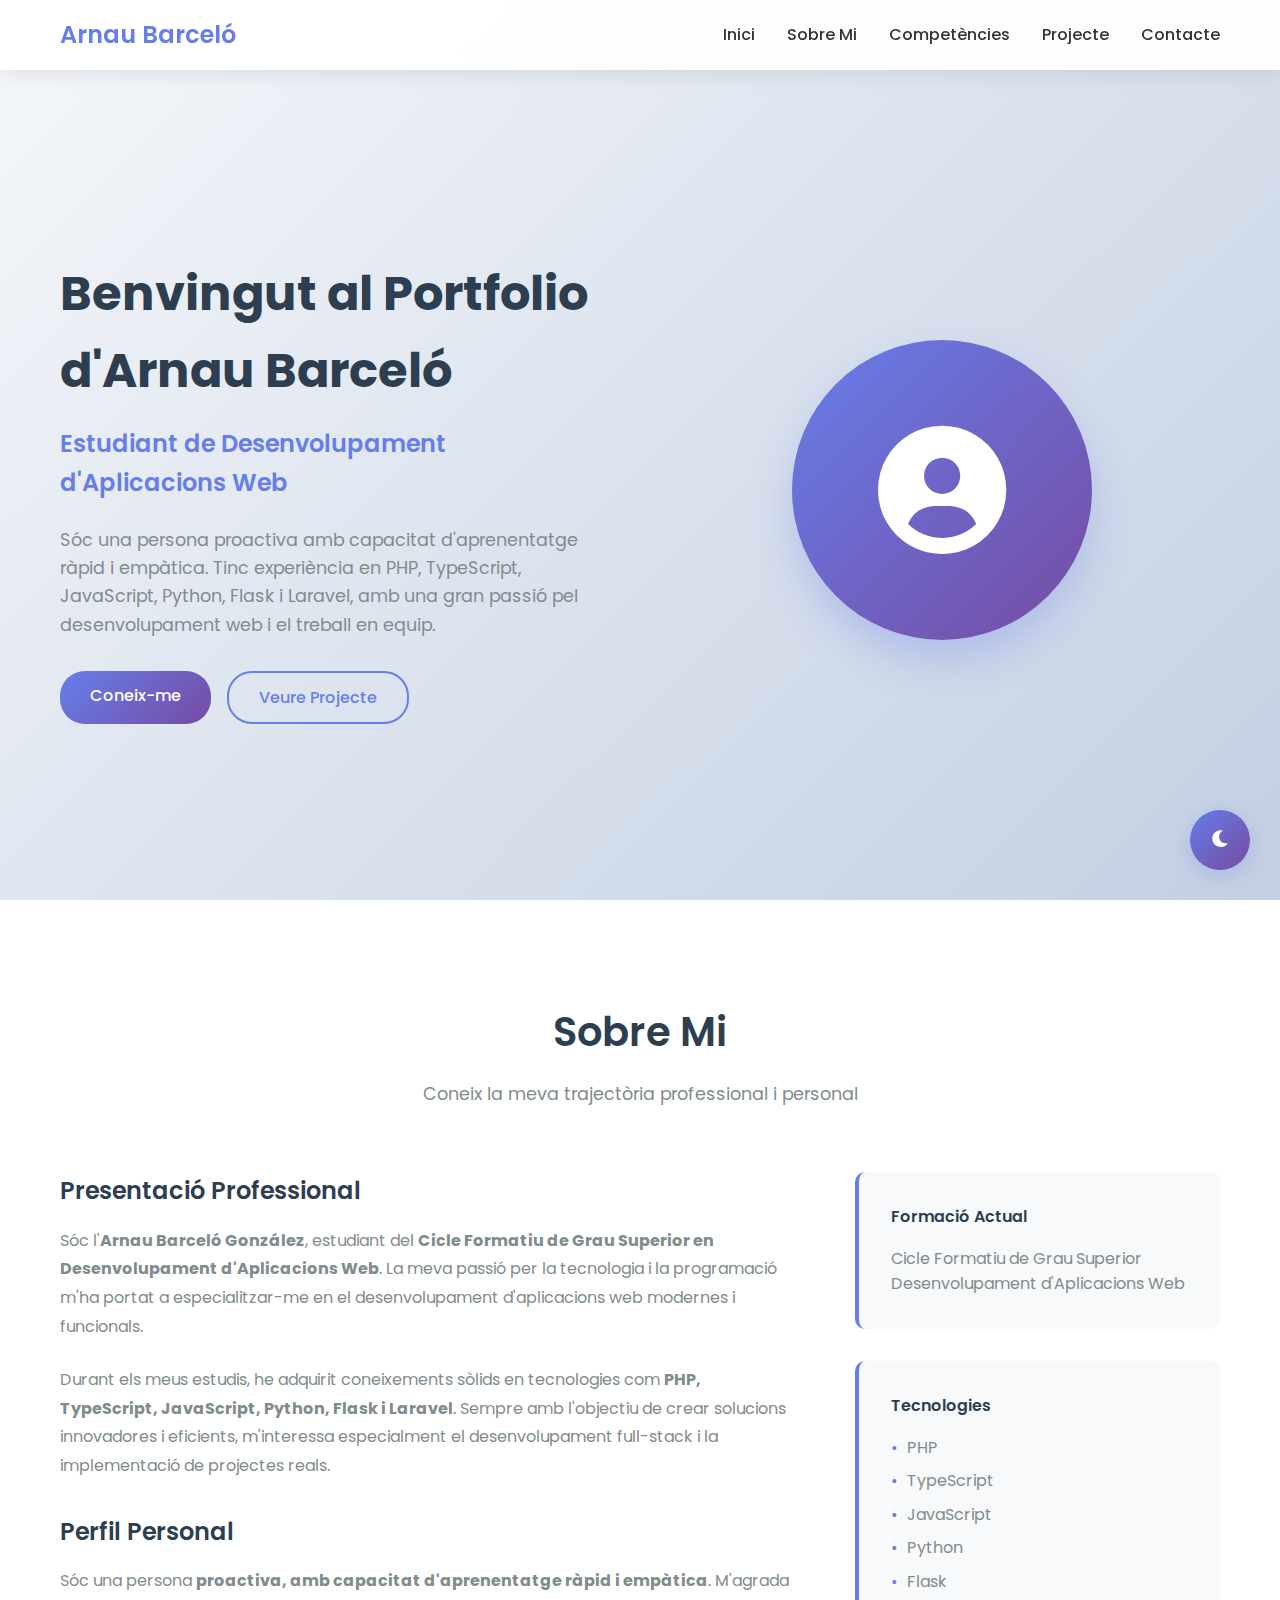
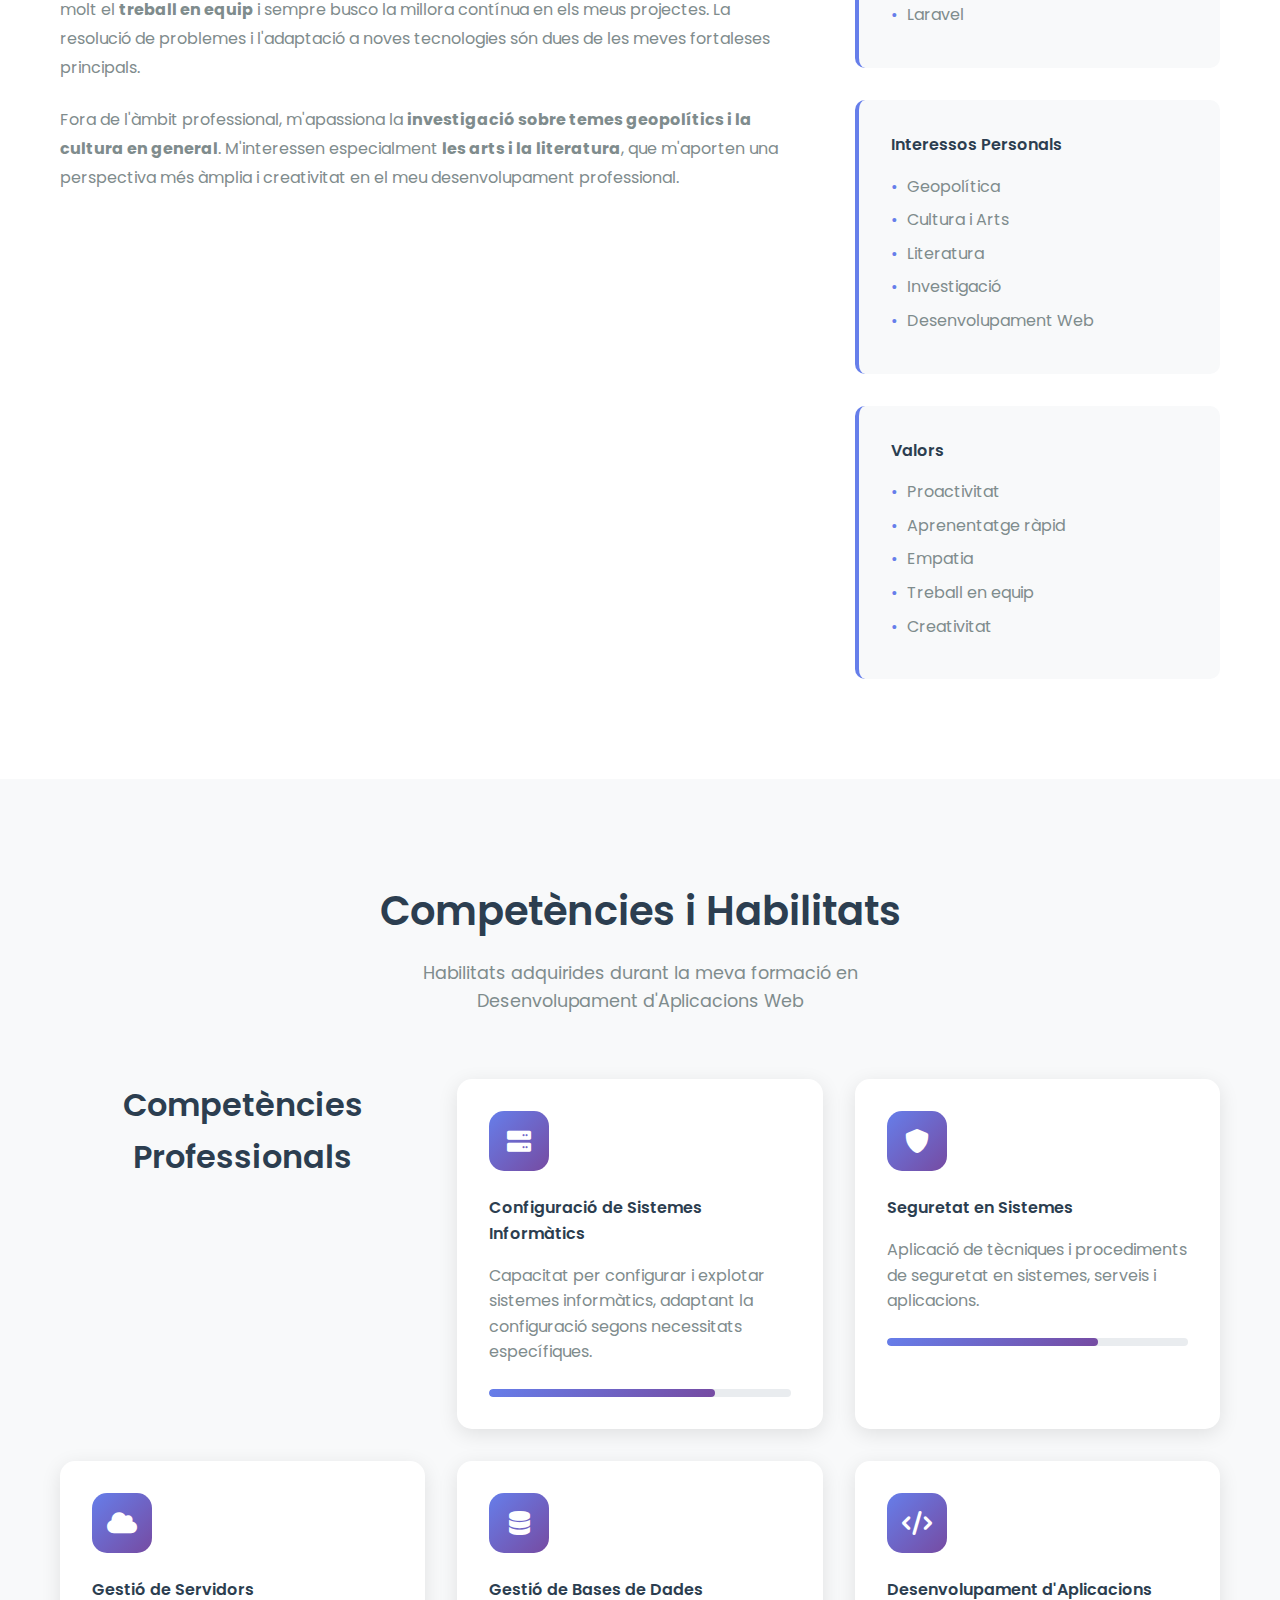
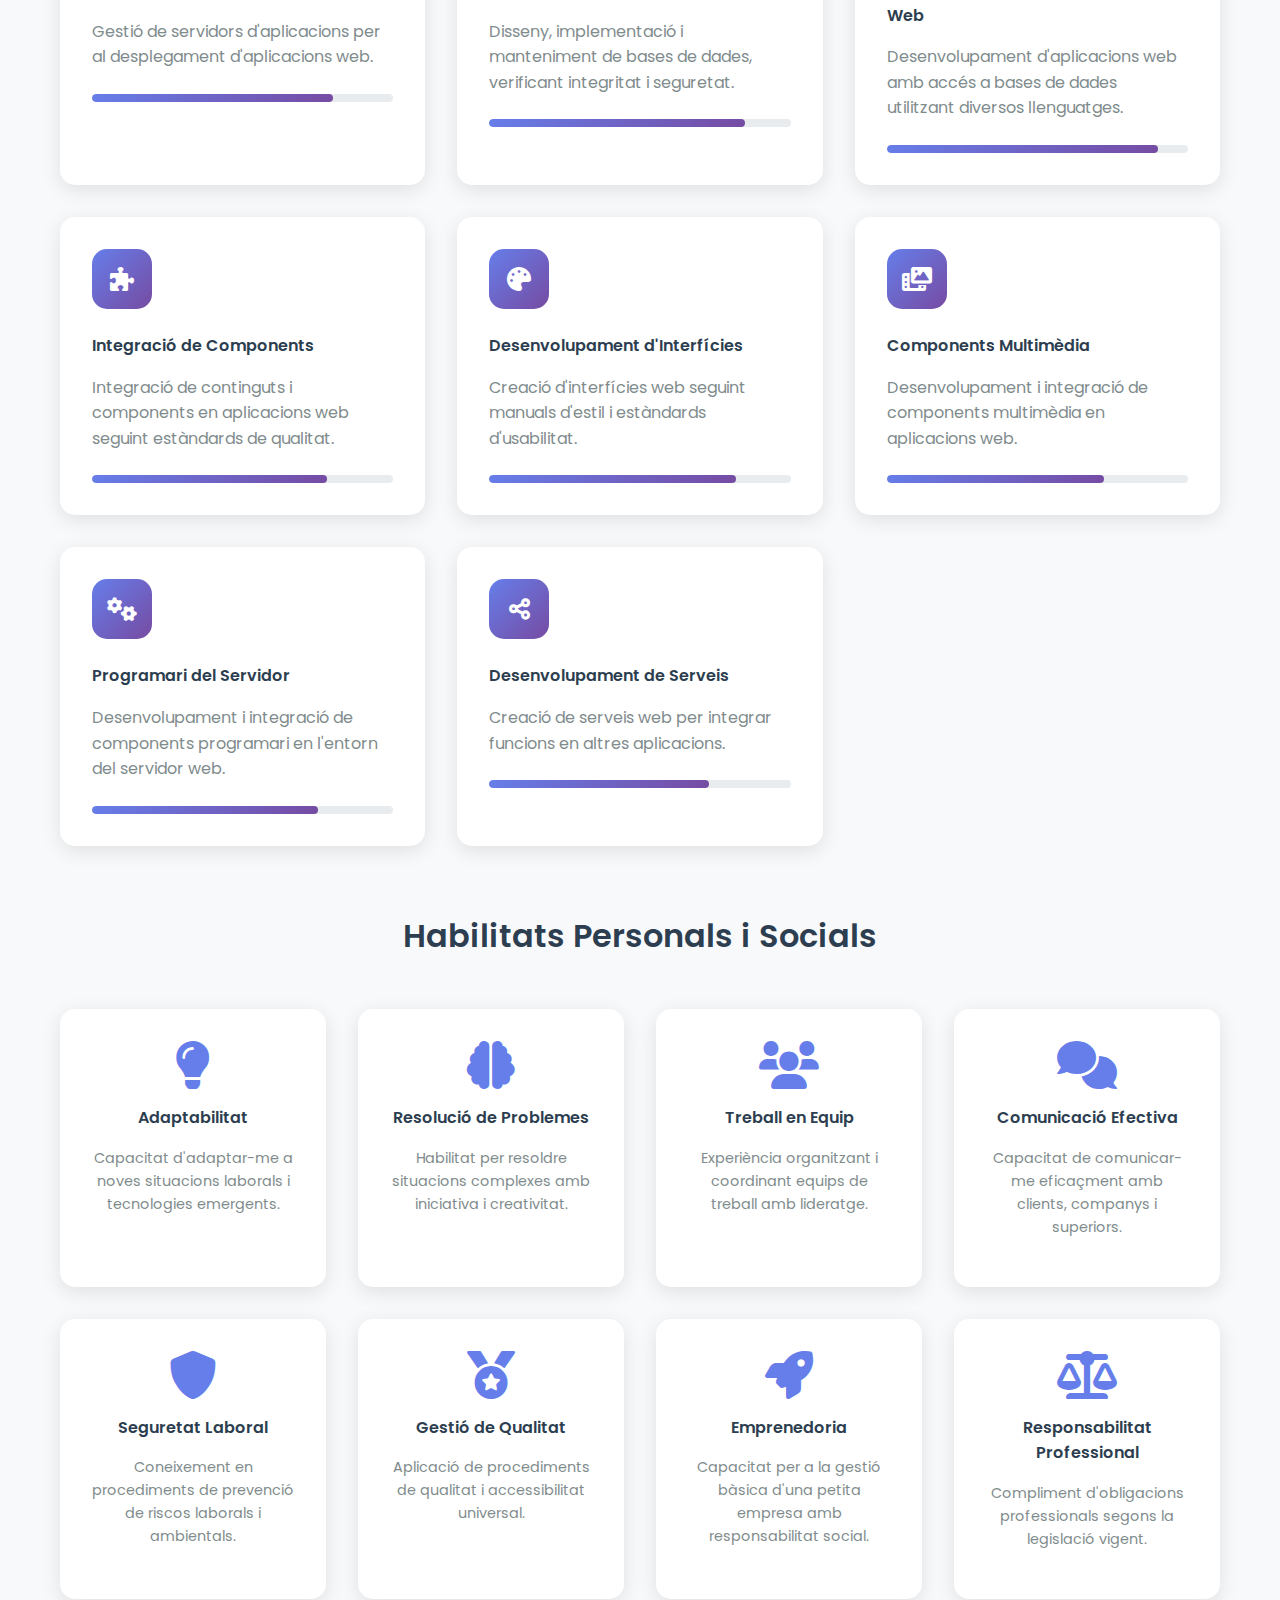
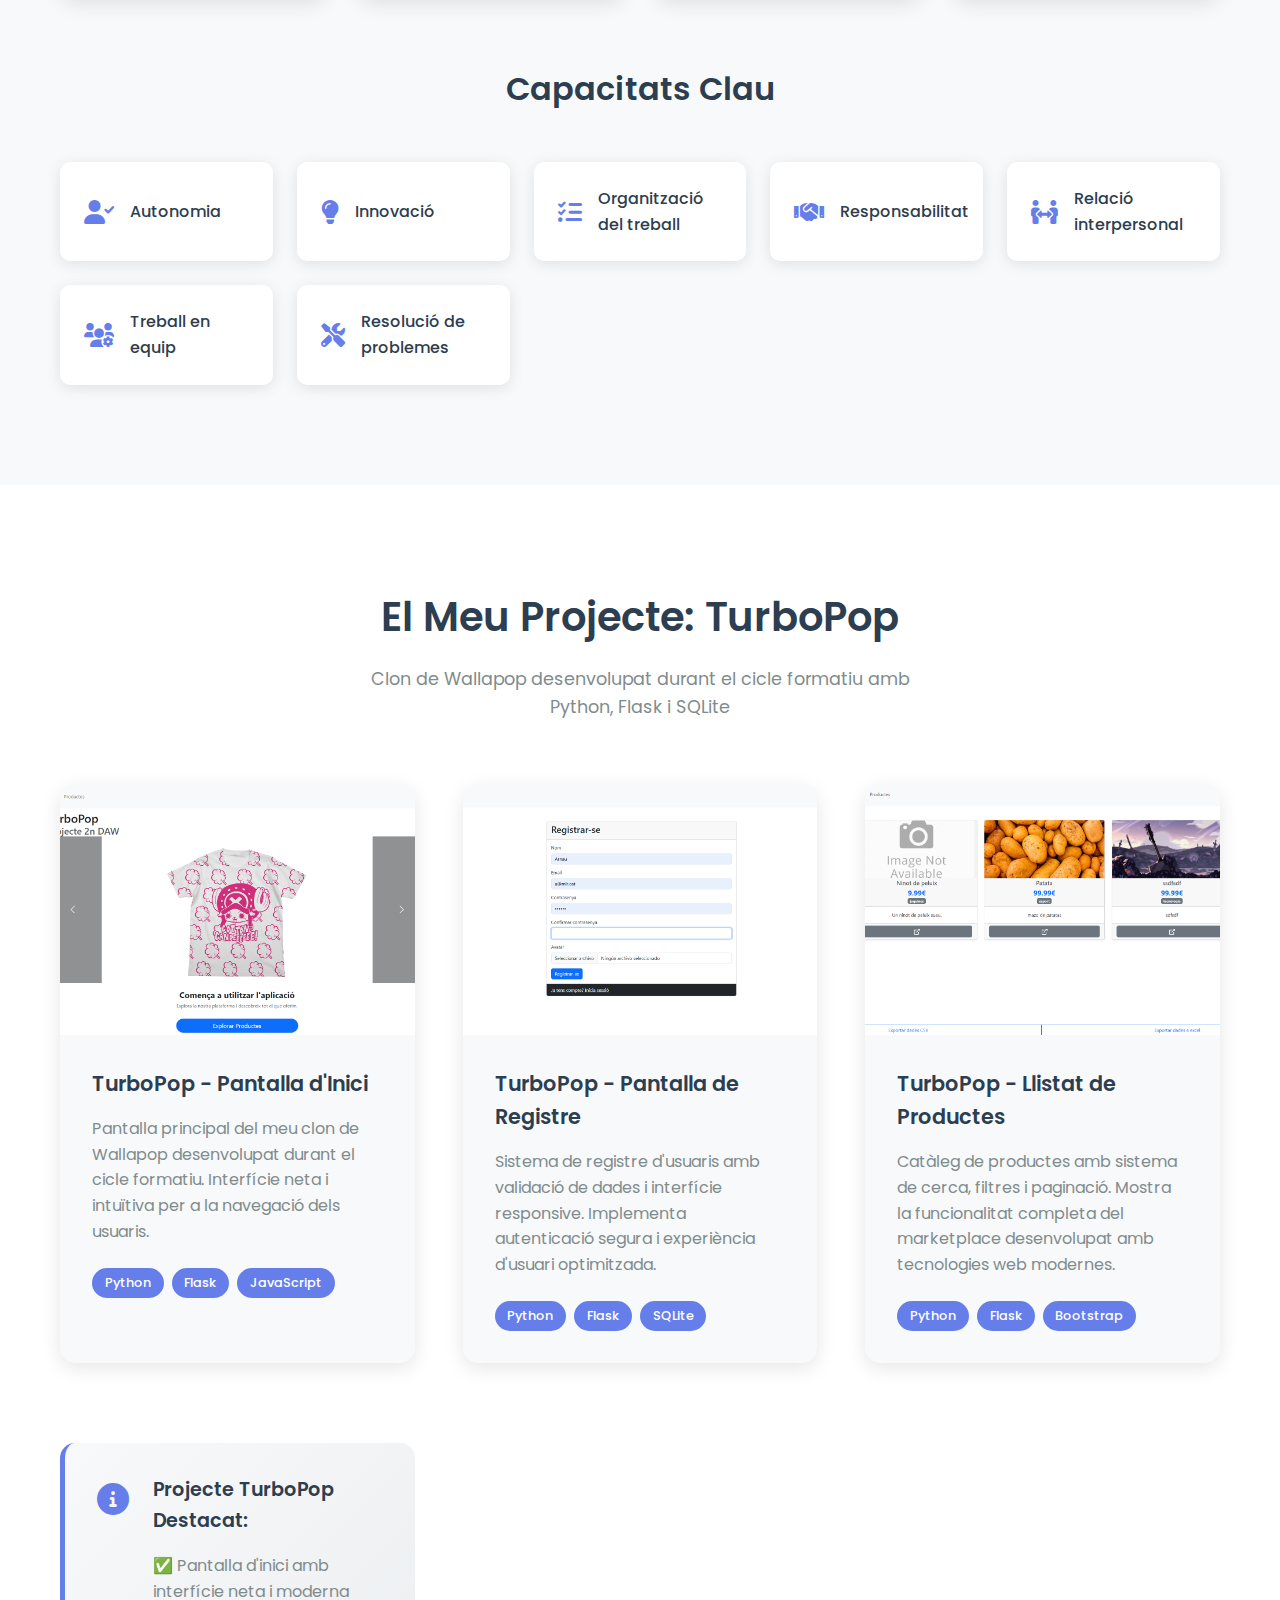
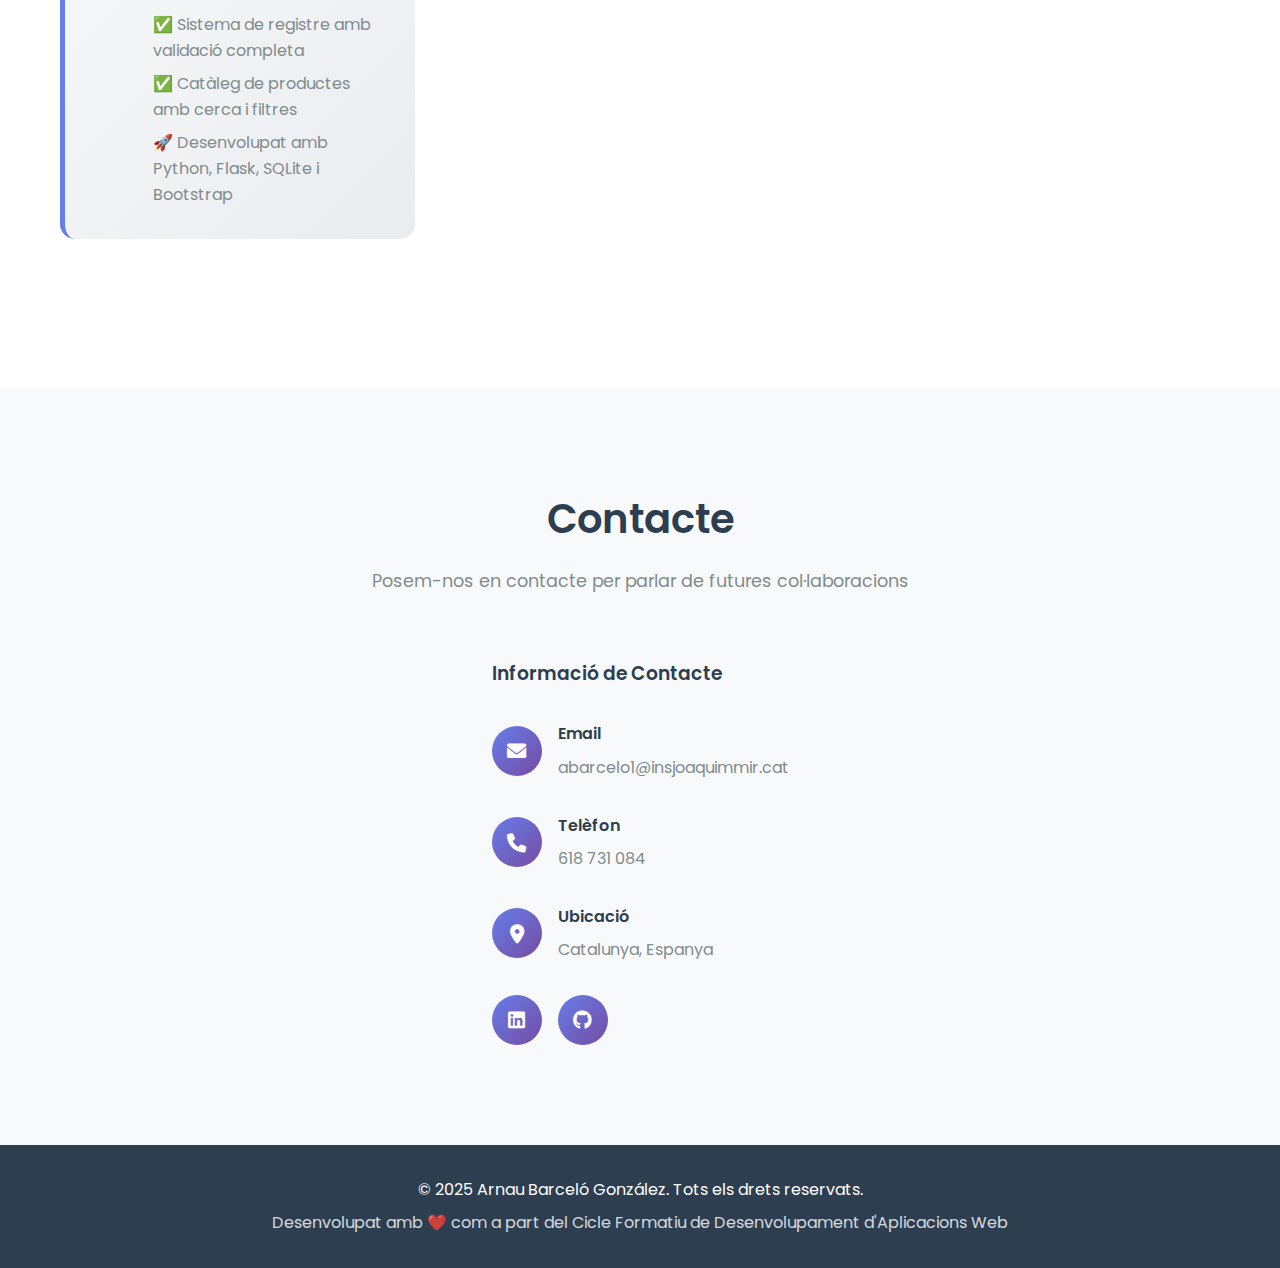
<file: index.html>
<!DOCTYPE html>
<html lang="ca">

<head>
    <meta charset="UTF-8">
    <meta name="viewport" content="width=device-width, initial-scale=1.0">
    <title>Portfolio Digital - Desenvolupament d'Aplicacions Web</title>
    <link rel="stylesheet" href="css/style.css">
    <link href="https://fonts.googleapis.com/css2?family=Poppins:wght@300;400;500;600;700&display=swap"
        rel="stylesheet">
    <link rel="stylesheet" href="https://cdnjs.cloudflare.com/ajax/libs/font-awesome/6.0.0/css/all.min.css">
</head>

<body>
    <!-- Navigation -->
    <nav class="navbar">
        <div class="nav-container">
            <div class="nav-logo">
                <h2>Arnau Barceló</h2>
            </div>
            <ul class="nav-menu">
                <li class="nav-item">
                    <a href="#home" class="nav-link">Inici</a>
                </li>
                <li class="nav-item">
                    <a href="#about" class="nav-link">Sobre Mi</a>
                </li>
                <li class="nav-item">
                    <a href="#competencies" class="nav-link">Competències</a>
                </li>
                <li class="nav-item">
                    <a href="#screenshots" class="nav-link">Projecte</a>
                </li>
                <li class="nav-item">
                    <a href="#contact" class="nav-link">Contacte</a>
                </li>
            </ul>
            <div class="hamburger">
                <span class="bar"></span>
                <span class="bar"></span>
                <span class="bar"></span>
            </div>
        </div>
    </nav>

    <!-- Hero Section -->
    <section id="home" class="hero">
        <div class="hero-container">
            <div class="hero-content">
                <h1 class="hero-title">Benvingut al Portfolio d'Arnau Barceló</h1>
                <h2 class="hero-subtitle">Estudiant de Desenvolupament d'Aplicacions Web</h2>
                <p class="hero-description">
                    Sóc una persona proactiva amb capacitat d'aprenentatge ràpid i empàtica. Tinc experiència en PHP,
                    TypeScript, JavaScript, Python, Flask i Laravel, amb una gran passió pel desenvolupament web i el
                    treball en equip.
                </p>
                <div class="hero-buttons">
                    <a href="#about" class="btn btn-primary">Coneix-me</a>
                    <a href="#screenshots" class="btn btn-secondary">Veure Projecte</a>
                </div>
            </div>
            <div class="hero-image">
                <div class="hero-photo">
                    <i class="fas fa-user-circle"></i>
                </div>
            </div>
        </div>
    </section>

    <!-- About Section -->
    <section id="about" class="about">
        <div class="container">
            <div class="section-title">
                <h2>Sobre Mi</h2>
                <p>Coneix la meva trajectòria professional i personal</p>
            </div>
            <div class="about-content">
                <div class="about-text">
                    <h3>Presentació Professional</h3>
                    <p>
                        Sóc l'<strong>Arnau Barceló González</strong>, estudiant del <strong>Cicle Formatiu de Grau
                            Superior en Desenvolupament
                            d'Aplicacions Web</strong>.
                        La meva passió per la tecnologia i la programació m'ha portat a especialitzar-me en el
                        desenvolupament d'aplicacions web modernes i funcionals.
                    </p>
                    <p>
                        Durant els meus estudis, he adquirit coneixements sòlids en tecnologies com <strong>PHP,
                            TypeScript, JavaScript, Python, Flask i Laravel</strong>.
                        Sempre amb l'objectiu de crear solucions innovadores i eficients, m'interessa especialment el
                        desenvolupament full-stack i la implementació de projectes reals.
                    </p>
                    <h3>Perfil Personal</h3>
                    <p>
                        Sóc una persona <strong>proactiva, amb capacitat d'aprenentatge ràpid i empàtica</strong>.
                        M'agrada molt el <strong>treball en equip</strong> i sempre busco la millora contínua en els
                        meus
                        projectes. La resolució de problemes i l'adaptació a noves tecnologies són dues de les meves
                        fortaleses principals.
                    </p>
                    <p>
                        Fora de l'àmbit professional, m'apassiona la <strong>investigació sobre temes geopolítics i la
                            cultura en general</strong>.
                        M'interessen especialment <strong>les arts i la literatura</strong>, que m'aporten una
                        perspectiva més àmplia
                        i creativitat en el meu desenvolupament professional.
                    </p>
                </div>
                <div class="about-info">
                    <div class="info-box">
                        <h4>Formació Actual</h4>
                        <p>Cicle Formatiu de Grau Superior<br>Desenvolupament d'Aplicacions Web</p>
                    </div>
                    <div class="info-box">
                        <h4>Tecnologies</h4>
                        <ul>
                            <li>PHP</li>
                            <li>TypeScript</li>
                            <li>JavaScript</li>
                            <li>Python</li>
                            <li>Flask</li>
                            <li>Laravel</li>
                        </ul>
                    </div>
                    <div class="info-box">
                        <h4>Interessos Personals</h4>
                        <ul>
                            <li>Geopolítica</li>
                            <li>Cultura i Arts</li>
                            <li>Literatura</li>
                            <li>Investigació</li>
                            <li>Desenvolupament Web</li>
                        </ul>
                    </div>
                    <div class="info-box">
                        <h4>Valors</h4>
                        <ul>
                            <li>Proactivitat</li>
                            <li>Aprenentatge ràpid</li>
                            <li>Empatia</li>
                            <li>Treball en equip</li>
                            <li>Creativitat</li>
                        </ul>
                    </div>
                </div>
            </div>
        </div>
    </section>

    <!-- Competencies Section -->
    <section id="competencies" class="competencies">
        <div class="container">
            <div class="section-title">
                <h2>Competències i Habilitats</h2>
                <p>Habilitats adquirides durant la meva formació en Desenvolupament d'Aplicacions Web</p>
            </div>

            <!-- Professional Competencies -->
            <div class="competencies-grid">
                <h3 class="competencies-subtitle">Competències Professionals</h3>
                <div class="competency-card">
                    <div class="competency-icon">
                        <i class="fas fa-server"></i>
                    </div>
                    <h4>Configuració de Sistemes Informàtics</h4>
                    <p>Capacitat per configurar i explotar sistemes informàtics, adaptant la configuració segons
                        necessitats específiques.</p>
                    <div class="progress-bar">
                        <div class="progress" style="width: 75%"></div>
                    </div>
                </div>

                <div class="competency-card">
                    <div class="competency-icon">
                        <i class="fas fa-shield-alt"></i>
                    </div>
                    <h4>Seguretat en Sistemes</h4>
                    <p>Aplicació de tècniques i procediments de seguretat en sistemes, serveis i aplicacions.</p>
                    <div class="progress-bar">
                        <div class="progress" style="width: 70%"></div>
                    </div>
                </div>

                <div class="competency-card">
                    <div class="competency-icon">
                        <i class="fas fa-cloud"></i>
                    </div>
                    <h4>Gestió de Servidors</h4>
                    <p>Gestió de servidors d'aplicacions per al desplegament d'aplicacions web.</p>
                    <div class="progress-bar">
                        <div class="progress" style="width: 80%"></div>
                    </div>
                </div>

                <div class="competency-card">
                    <div class="competency-icon">
                        <i class="fas fa-database"></i>
                    </div>
                    <h4>Gestió de Bases de Dades</h4>
                    <p>Disseny, implementació i manteniment de bases de dades, verificant integritat i seguretat.</p>
                    <div class="progress-bar">
                        <div class="progress" style="width: 85%"></div>
                    </div>
                </div>

                <div class="competency-card">
                    <div class="competency-icon">
                        <i class="fas fa-code"></i>
                    </div>
                    <h4>Desenvolupament d'Aplicacions Web</h4>
                    <p>Desenvolupament d'aplicacions web amb accés a bases de dades utilitzant diversos llenguatges.</p>
                    <div class="progress-bar">
                        <div class="progress" style="width: 90%"></div>
                    </div>
                </div>

                <div class="competency-card">
                    <div class="competency-icon">
                        <i class="fas fa-puzzle-piece"></i>
                    </div>
                    <h4>Integració de Components</h4>
                    <p>Integració de continguts i components en aplicacions web seguint estàndards de qualitat.</p>
                    <div class="progress-bar">
                        <div class="progress" style="width: 78%"></div>
                    </div>
                </div>

                <div class="competency-card">
                    <div class="competency-icon">
                        <i class="fas fa-palette"></i>
                    </div>
                    <h4>Desenvolupament d'Interfícies</h4>
                    <p>Creació d'interfícies web seguint manuals d'estil i estàndards d'usabilitat.</p>
                    <div class="progress-bar">
                        <div class="progress" style="width: 82%"></div>
                    </div>
                </div>

                <div class="competency-card">
                    <div class="competency-icon">
                        <i class="fas fa-photo-video"></i>
                    </div>
                    <h4>Components Multimèdia</h4>
                    <p>Desenvolupament i integració de components multimèdia en aplicacions web.</p>
                    <div class="progress-bar">
                        <div class="progress" style="width: 72%"></div>
                    </div>
                </div>

                <div class="competency-card">
                    <div class="competency-icon">
                        <i class="fas fa-cogs"></i>
                    </div>
                    <h4>Programari del Servidor</h4>
                    <p>Desenvolupament i integració de components programari en l'entorn del servidor web.</p>
                    <div class="progress-bar">
                        <div class="progress" style="width: 75%"></div>
                    </div>
                </div>

                <div class="competency-card">
                    <div class="competency-icon">
                        <i class="fas fa-share-alt"></i>
                    </div>
                    <h4>Desenvolupament de Serveis</h4>
                    <p>Creació de serveis web per integrar funcions en altres aplicacions.</p>
                    <div class="progress-bar">
                        <div class="progress" style="width: 73%"></div>
                    </div>
                </div>
            </div>

            <!-- Personal and Social Skills -->
            <div class="skills-section">
                <h3 class="competencies-subtitle">Habilitats Personals i Socials</h3>
                <div class="skills-grid">
                    <div class="skill-item">
                        <i class="fas fa-lightbulb"></i>
                        <h4>Adaptabilitat</h4>
                        <p>Capacitat d'adaptar-me a noves situacions laborals i tecnologies emergents.</p>
                    </div>
                    <div class="skill-item">
                        <i class="fas fa-brain"></i>
                        <h4>Resolució de Problemes</h4>
                        <p>Habilitat per resoldre situacions complexes amb iniciativa i creativitat.</p>
                    </div>
                    <div class="skill-item">
                        <i class="fas fa-users"></i>
                        <h4>Treball en Equip</h4>
                        <p>Experiència organitzant i coordinant equips de treball amb lideratge.</p>
                    </div>
                    <div class="skill-item">
                        <i class="fas fa-comments"></i>
                        <h4>Comunicació Efectiva</h4>
                        <p>Capacitat de comunicar-me eficaçment amb clients, companys i superiors.</p>
                    </div>
                    <div class="skill-item">
                        <i class="fas fa-shield-alt"></i>
                        <h4>Seguretat Laboral</h4>
                        <p>Coneixement en procediments de prevenció de riscos laborals i ambientals.</p>
                    </div>
                    <div class="skill-item">
                        <i class="fas fa-medal"></i>
                        <h4>Gestió de Qualitat</h4>
                        <p>Aplicació de procediments de qualitat i accessibilitat universal.</p>
                    </div>
                    <div class="skill-item">
                        <i class="fas fa-rocket"></i>
                        <h4>Emprenedoria</h4>
                        <p>Capacitat per a la gestió bàsica d'una petita empresa amb responsabilitat social.</p>
                    </div>
                    <div class="skill-item">
                        <i class="fas fa-balance-scale"></i>
                        <h4>Responsabilitat Professional</h4>
                        <p>Compliment d'obligacions professionals segons la legislació vigent.</p>
                    </div>
                </div>
            </div>

            <!-- Key Capacities -->
            <div class="key-capacities">
                <h3 class="competencies-subtitle">Capacitats Clau</h3>
                <div class="capacities-list">
                    <div class="capacity-item">
                        <i class="fas fa-user-check"></i>
                        <span>Autonomia</span>
                    </div>
                    <div class="capacity-item">
                        <i class="fas fa-lightbulb"></i>
                        <span>Innovació</span>
                    </div>
                    <div class="capacity-item">
                        <i class="fas fa-tasks"></i>
                        <span>Organització del treball</span>
                    </div>
                    <div class="capacity-item">
                        <i class="fas fa-handshake"></i>
                        <span>Responsabilitat</span>
                    </div>
                    <div class="capacity-item">
                        <i class="fas fa-people-arrows"></i>
                        <span>Relació interpersonal</span>
                    </div>
                    <div class="capacity-item">
                        <i class="fas fa-users-cog"></i>
                        <span>Treball en equip</span>
                    </div>
                    <div class="capacity-item">
                        <i class="fas fa-tools"></i>
                        <span>Resolució de problemes</span>
                    </div>
                </div>
            </div>
        </div>
    </section>

    <!-- Project Screenshots Section -->
    <section id="screenshots" class="screenshots">
        <div class="container">
            <div class="section-title">
                <h2>El Meu Projecte: TurboPop</h2>
                <p>Clon de Wallapop desenvolupat durant el cicle formatiu amb Python, Flask i SQLite</p>
            </div>
            <div class="screenshots-grid">
                <div class="screenshot-item">
                    <div class="screenshot-container">
                        <img src="images/PantallaIniciTurboPop.png" alt="Pantalla d'inici de TurboPop"
                            class="screenshot-image">
                    </div>
                    <div class="screenshot-info">
                        <h3>TurboPop - Pantalla d'Inici</h3>
                        <p>Pantalla principal del meu clon de Wallapop desenvolupat durant el cicle formatiu. Interfície
                            neta i intuïtiva per a la navegació dels usuaris.</p>
                        <div class="screenshot-tech">
                            <span class="tech-tag">Python</span>
                            <span class="tech-tag">Flask</span>
                            <span class="tech-tag">JavaScript</span>
                        </div>
                    </div>
                </div>

                <div class="screenshot-item">
                    <div class="screenshot-container">
                        <img src="images/RegistreTurboPop.png" alt="Pantalla de registre de TurboPop"
                            class="screenshot-image">
                    </div>
                    <div class="screenshot-info">
                        <h3>TurboPop - Pantalla de Registre</h3>
                        <p>Sistema de registre d'usuaris amb validació de dades i interfície responsive. Implementa
                            autenticació segura i experiència d'usuari optimitzada.</p>
                        <div class="screenshot-tech">
                            <span class="tech-tag">Python</span>
                            <span class="tech-tag">Flask</span>
                            <span class="tech-tag">SQLite</span>
                        </div>
                    </div>
                </div>

                <div class="screenshot-item">
                    <div class="screenshot-container">
                        <img src="images/ProductesTurboPop.png" alt="Pantalla de llistat de productes de TurboPop"
                            class="screenshot-image">
                    </div>
                    <div class="screenshot-info">
                        <h3>TurboPop - Llistat de Productes</h3>
                        <p>Catàleg de productes amb sistema de cerca, filtres i paginació. Mostra la funcionalitat
                            completa del marketplace desenvolupat amb tecnologies web modernes.</p>
                        <div class="screenshot-tech">
                            <span class="tech-tag">Python</span>
                            <span class="tech-tag">Flask</span>
                            <span class="tech-tag">Bootstrap</span>
                        </div>
                    </div>
                </div>

                <div class="screenshots-note">
                    <div class="note-content">
                        <i class="fas fa-info-circle"></i>
                        <div>
                            <h4>Projecte TurboPop Destacat:</h4>
                            <p>✅ Pantalla d'inici amb interfície neta i moderna</p>
                            <p>✅ Sistema de registre amb validació completa</p>
                            <p>✅ Catàleg de productes amb cerca i filtres</p>
                            <p>🚀 Desenvolupat amb Python, Flask, SQLite i Bootstrap</p>
                        </div>
                    </div>
                </div>
            </div>
    </section>

    <!-- Contact Section -->
    <section id="contact" class="contact">
        <div class="container">
            <div class="section-title">
                <h2>Contacte</h2>
                <p>Posem-nos en contacte per parlar de futures col·laboracions</p>
            </div>
            <div class="contact-content">
                <div class="contact-info">
                    <h3>Informació de Contacte</h3>
                    <div class="contact-item">
                        <i class="fas fa-envelope"></i>
                        <div>
                            <h4>Email</h4>
                            <p>abarcelo1@insjoaquimmir.cat</p>
                        </div>
                    </div>
                    <div class="contact-item">
                        <i class="fas fa-phone"></i>
                        <div>
                            <h4>Telèfon</h4>
                            <p>618 731 084</p>
                        </div>
                    </div>
                    <div class="contact-item">
                        <i class="fas fa-map-marker-alt"></i>
                        <div>
                            <h4>Ubicació</h4>
                            <p>Catalunya, Espanya</p>
                        </div>
                    </div>
                    <div class="social-links">
                        <a href="https://www.linkedin.com/in/arnaubarcelo" class="social-link" target="_blank"
                            rel="noopener noreferrer">
                            <i class="fab fa-linkedin"></i>
                        </a>
                        <a href="https://github.com/Nyxistiredzzz" class="social-link" target="_blank"
                            rel="noopener noreferrer">
                            <i class="fab fa-github"></i>
                        </a>
                    </div>
                </div>
            </div>
        </div>
    </section>

    <!-- Footer -->
    <footer class="footer">
        <div class="container">
            <div class="footer-content">
                <p>&copy; 2025 Arnau Barceló González. Tots els drets reservats.</p>
                <p>Desenvolupat amb ❤️ com a part del Cicle Formatiu de Desenvolupament d'Aplicacions Web</p>
            </div>
        </div>
    </footer>

    <script src="js/script.js"></script>
</body>

</html>
</file>
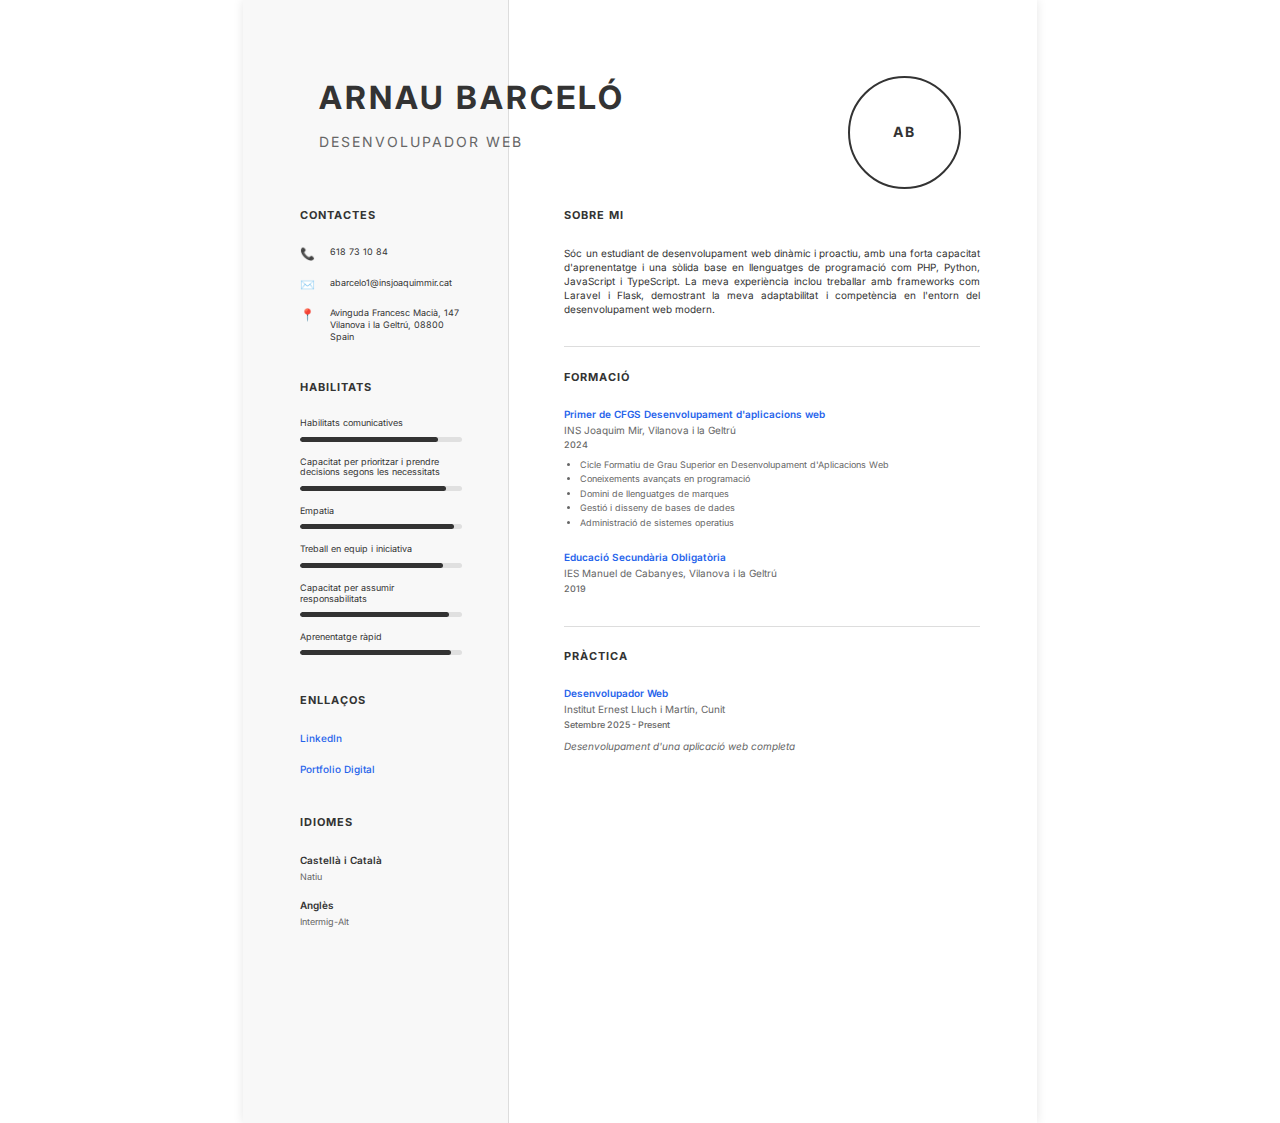
<file: documents/CV_Arnau_Barcelo.html>
<!DOCTYPE html>
<html lang="ca">

<head>
    <meta charset="UTF-8">
    <meta name="viewport" content="width=device-width, initial-scale=1.0">
    <title>CV - Arnau Barceló González</title>
    <link href="https://fonts.googleapis.com/css2?family=Inter:wght@300;400;500;600;700&display=swap" rel="stylesheet">
    <style>
        * {
            margin: 0;
            padding: 0;
            box-sizing: border-box;
        }

        body {
            font-family: 'Inter', sans-serif;
            font-size: 11px;
            line-height: 1.4;
            color: #333;
            background: #fff;
        }

        .cv-container {
            width: 210mm;
            height: 297mm;
            margin: 0 auto;
            background: white;
            position: relative;
            display: flex;
            box-shadow: 0 0 10px rgba(0, 0, 0, 0.1);
            overflow: hidden;
        }

        /* Línea vertical central */
        .divider-line {
            position: absolute;
            left: 70mm;
            top: 0;
            width: 1px;
            height: 100%;
            background: #ddd;
        }

        /* Logo circular */
        .logo {
            position: absolute;
            top: 20mm;
            right: 20mm;
            width: 30mm;
            height: 30mm;
            border: 2px solid #333;
            border-radius: 50%;
            display: flex;
            align-items: center;
            justify-content: center;
            background: white;
            z-index: 10;
        }

        .logo-text {
            font-size: 14px;
            font-weight: 700;
            color: #333;
            letter-spacing: 2px;
        }

        /* Header */
        .header {
            position: absolute;
            top: 20mm;
            left: 20mm;
            right: 60mm;
        }

        .name {
            font-size: 32px;
            font-weight: 700;
            color: #333;
            margin-bottom: 3mm;
            letter-spacing: 3px;
        }

        .job-title {
            font-size: 14px;
            color: #666;
            text-transform: uppercase;
            letter-spacing: 2px;
            font-weight: 400;
        }

        /* Columna izquierda */
        .left-column {
            width: 70mm;
            background: #f8f8f8;
            padding: 55mm 12mm 15mm 15mm;
        }

        /* Columna derecha */
        .right-column {
            flex: 1;
            padding: 55mm 15mm 15mm 15mm;
            background: white;
        }

        /* Títulos de sección */
        .section-title {
            font-size: 11px;
            font-weight: 700;
            text-transform: uppercase;
            letter-spacing: 1px;
            color: #333;
            margin-bottom: 6mm;
            margin-top: 10mm;
        }

        .section-title:first-child {
            margin-top: 0;
        }

        /* CONTACTES */
        .contact-item {
            display: flex;
            align-items: flex-start;
            margin-bottom: 4mm;
            font-size: 9px;
            line-height: 1.3;
        }

        .contact-icon {
            margin-right: 4mm;
            font-size: 12px;
            color: #666;
            width: 15px;
            text-align: center;
        }

        .contact-text {
            color: #333;
            flex: 1;
        }

        /* HABILITATS */
        .skill-item {
            margin-bottom: 4mm;
        }

        .skill-text {
            font-size: 9px;
            color: #333;
            margin-bottom: 2mm;
            line-height: 1.2;
        }

        .skill-bar {
            width: 100%;
            height: 5px;
            background: #e0e0e0;
            border-radius: 3px;
            overflow: hidden;
        }

        .skill-progress {
            height: 100%;
            background: #333;
            border-radius: 3px;
        }

        /* ENLLAÇOS */
        .link-item {
            margin-bottom: 4mm;
        }

        .link-text {
            font-size: 10px;
            color: #2563eb;
            text-decoration: none;
            font-weight: 500;
            transition: color 0.2s ease;
        }

        .link-text:hover {
            color: #1d4ed8;
            text-decoration: underline;
        }

        /* IDIOMES */
        .language-item {
            margin-bottom: 4mm;
        }

        .language-name {
            font-size: 10px;
            font-weight: 600;
            color: #333;
            margin-bottom: 1mm;
        }

        .language-level {
            font-size: 9px;
            color: #666;
        }

        /* Contenido derecho */
        .content-section {
            margin-bottom: 8mm;
        }

        .content-text {
            font-size: 10px;
            line-height: 1.4;
            color: #333;
            text-align: justify;
        }

        /* Formación y práctica */
        .education-item {
            margin-bottom: 6mm;
        }

        .education-title {
            font-size: 10px;
            font-weight: 600;
            color: #2563eb;
            margin-bottom: 1mm;
            line-height: 1.2;
        }

        .education-year {
            font-size: 9px;
            color: #666;
            margin-bottom: 2mm;
            font-weight: 500;
        }

        .education-list {
            padding-left: 4mm;
            margin-top: 1mm;
        }

        .education-list li {
            font-size: 9px;
            color: #666;
            margin-bottom: 1mm;
            line-height: 1.2;
        }

        .practice-description {
            font-size: 10px;
            color: #666;
            margin-top: 2mm;
            font-style: italic;
        }

        /* Separadores */
        .divider {
            width: 100%;
            height: 1px;
            background: #ddd;
            margin: 6mm 0;
        }

        @media print {
            body {
                margin: 0;
                background: white;
            }

            .cv-container {
                width: 100%;
                height: 100%;
                margin: 0;
                box-shadow: none;
            }

            .link-text {
                color: #2563eb !important;
                text-decoration: none !important;
            }
        }
    </style>
</head>

<body>
    <div class="cv-container">
        <!-- Línea divisoria -->
        <div class="divider-line"></div>

        <!-- Logo -->
        <div class="logo">
            <span class="logo-text">AB</span>
        </div>

        <!-- Header -->
        <div class="header">
            <h1 class="name">ARNAU BARCELÓ</h1>
            <div class="job-title">Desenvolupador Web</div>
        </div>

        <!-- Columna izquierda -->
        <div class="left-column">
            <!-- CONTACTES -->
            <div class="section-title">CONTACTES</div>
            <div class="contact-item">
                <div class="contact-icon">📞</div>
                <div class="contact-text">618 73 10 84</div>
            </div>
            <div class="contact-item">
                <div class="contact-icon">✉️</div>
                <div class="contact-text">abarcelo1@insjoaquimmir.cat</div>
            </div>
            <div class="contact-item">
                <div class="contact-icon">📍</div>
                <div class="contact-text">Avinguda Francesc Macià, 147<br>Vilanova i la Geltrú, 08800<br>Spain</div>
            </div>

            <!-- HABILITATS -->
            <div class="section-title">HABILITATS</div>
            <div class="skill-item">
                <div class="skill-text">Habilitats comunicatives</div>
                <div class="skill-bar">
                    <div class="skill-progress" style="width: 85%"></div>
                </div>
            </div>
            <div class="skill-item">
                <div class="skill-text">Capacitat per prioritzar i prendre decisions segons les necessitats</div>
                <div class="skill-bar">
                    <div class="skill-progress" style="width: 90%"></div>
                </div>
            </div>
            <div class="skill-item">
                <div class="skill-text">Empatia</div>
                <div class="skill-bar">
                    <div class="skill-progress" style="width: 95%"></div>
                </div>
            </div>
            <div class="skill-item">
                <div class="skill-text">Treball en equip i iniciativa</div>
                <div class="skill-bar">
                    <div class="skill-progress" style="width: 88%"></div>
                </div>
            </div>
            <div class="skill-item">
                <div class="skill-text">Capacitat per assumir responsabilitats</div>
                <div class="skill-bar">
                    <div class="skill-progress" style="width: 92%"></div>
                </div>
            </div>
            <div class="skill-item">
                <div class="skill-text">Aprenentatge ràpid</div>
                <div class="skill-bar">
                    <div class="skill-progress" style="width: 93%"></div>
                </div>
            </div>

            <!-- ENLLAÇOS -->
            <div class="section-title">ENLLAÇOS</div>
            <div class="link-item">
                <a href="https://www.linkedin.com/in/arnaubarcelo" target="_blank" class="link-text">LinkedIn</a>
            </div>
            <div class="link-item">
                <a href="https://portfolio-digital-sage.vercel.app" target="_blank" class="link-text">Portfolio Digital</a>
            </div>

            <!-- IDIOMES -->
            <div class="section-title">IDIOMES</div>
            <div class="language-item">
                <div class="language-name">Castellà i Català</div>
                <div class="language-level">Natiu</div>
            </div>
            <div class="language-item">
                <div class="language-name">Anglès</div>
                <div class="language-level">Intermig-Alt</div>
            </div>
        </div>

        <!-- Columna derecha -->
        <div class="right-column">
            <!-- SOBRE MI -->
            <div class="content-section">
                <div class="section-title">SOBRE MI</div>
                <div class="content-text">
                    Sóc un estudiant de desenvolupament web dinàmic i proactiu, amb una forta capacitat d'aprenentatge i
                    una sòlida base en llenguatges de programació com PHP, Python, JavaScript i TypeScript. La meva
                    experiència inclou treballar amb frameworks com Laravel i Flask, demostrant la meva adaptabilitat i
                    competència en l'entorn del desenvolupament web modern.
                </div>
            </div>

            <div class="divider"></div>

            <!-- FORMACIÓ -->
            <div class="content-section">
                <div class="section-title">FORMACIÓ</div>

                <div class="education-item">
                    <div class="education-title">Primer de CFGS Desenvolupament d'aplicacions web</div>
                    <div class="education-title" style="color: #666; font-weight: 400;">INS Joaquim Mir, Vilanova i la
                        Geltrú</div>
                    <div class="education-year">2024</div>
                    <ul class="education-list">
                        <li>Cicle Formatiu de Grau Superior en Desenvolupament d'Aplicacions Web</li>
                        <li>Coneixements avançats en programació</li>
                        <li>Domini de llenguatges de marques</li>
                        <li>Gestió i disseny de bases de dades</li>
                        <li>Administració de sistemes operatius</li>
                    </ul>
                </div>

                <div class="education-item">
                    <div class="education-title">Educació Secundària Obligatòria</div>
                    <div class="education-title" style="color: #666; font-weight: 400;">IES Manuel de Cabanyes, Vilanova
                        i la Geltrú</div>
                    <div class="education-year">2019</div>
                </div>
            </div>

            <div class="divider"></div>

            <!-- PRÀCTICA -->
            <div class="content-section">
                <div class="section-title">PRÀCTICA</div>

                <div class="education-item">
                    <div class="education-title">Desenvolupador Web</div>
                    <div class="education-title" style="color: #666; font-weight: 400;">Institut Ernest Lluch i Martín,
                        Cunit</div>
                    <div class="education-year">Setembre 2025 - Present</div>
                    <div class="practice-description">Desenvolupament d'una aplicació web completa</div>
                </div>
            </div>
        </div>
    </div>
</body>

</html>
</file>
<file: css/style.css>
/* Reset and Base Styles */
* {
    margin: 0;
    padding: 0;
    box-sizing: border-box;
}

html {
    scroll-behavior: smooth;
}

body {
    font-family: 'Poppins', sans-serif;
    line-height: 1.6;
    color: #333;
    background-color: #f8f9fa;
}

.container {
    max-width: 1200px;
    margin: 0 auto;
    padding: 0 20px;
}

/* Typography */
h1,
h2,
h3,
h4,
h5,
h6 {
    font-weight: 600;
    margin-bottom: 1rem;
}

p {
    margin-bottom: 1rem;
}

a {
    text-decoration: none;
    color: inherit;
}

ul {
    list-style: none;
}

/* Buttons */
.btn {
    display: inline-block;
    padding: 12px 30px;
    border-radius: 25px;
    font-weight: 500;
    text-align: center;
    cursor: pointer;
    transition: all 0.3s ease;
    border: none;
    font-size: 1rem;
}

.btn-primary {
    background: linear-gradient(135deg, #667eea 0%, #764ba2 100%);
    color: white;
}

.btn-primary:hover {
    transform: translateY(-2px);
    box-shadow: 0 10px 20px rgba(102, 126, 234, 0.3);
}

.btn-secondary {
    background: transparent;
    color: #667eea;
    border: 2px solid #667eea;
}

.btn-secondary:hover {
    background: #667eea;
    color: white;
    transform: translateY(-2px);
}

/* Navigation */
.navbar {
    position: fixed;
    top: 0;
    width: 100%;
    background: rgba(255, 255, 255, 0.95);
    backdrop-filter: blur(10px);
    z-index: 1000;
    padding: 1rem 0;
    box-shadow: 0 2px 20px rgba(0, 0, 0, 0.1);
}

.nav-container {
    max-width: 1200px;
    margin: 0 auto;
    padding: 0 20px;
    display: flex;
    justify-content: space-between;
    align-items: center;
}

.nav-logo h2 {
    color: #667eea;
    margin: 0;
}

.nav-menu {
    display: flex;
    gap: 2rem;
}

.nav-link {
    font-weight: 500;
    transition: color 0.3s ease;
}

.nav-link:hover {
    color: #667eea;
}

.hamburger {
    display: none;
    flex-direction: column;
    cursor: pointer;
}

.hamburger .bar {
    width: 25px;
    height: 3px;
    background: #333;
    margin: 3px 0;
    transition: 0.3s;
}

/* Hero Section */
.hero {
    min-height: 100vh;
    display: flex;
    align-items: center;
    background: linear-gradient(135deg, #f5f7fa 0%, #c3cfe2 100%);
    padding-top: 80px;
}

.hero-container {
    max-width: 1200px;
    margin: 0 auto;
    padding: 0 20px;
    display: grid;
    grid-template-columns: 1fr 1fr;
    gap: 3rem;
    align-items: center;
}

.hero-title {
    font-size: 3rem;
    font-weight: 700;
    color: #2c3e50;
    margin-bottom: 1rem;
}

.hero-subtitle {
    font-size: 1.5rem;
    color: #667eea;
    margin-bottom: 1.5rem;
}

.hero-description {
    font-size: 1.1rem;
    color: #7f8c8d;
    margin-bottom: 2rem;
}

.hero-buttons {
    display: flex;
    gap: 1rem;
}

.hero-image {
    text-align: center;
}

.hero-photo {
    width: 300px;
    height: 300px;
    margin: 0 auto;
    border-radius: 50%;
    background: linear-gradient(135deg, #667eea 0%, #764ba2 100%);
    display: flex;
    align-items: center;
    justify-content: center;
    font-size: 8rem;
    color: white;
    box-shadow: 0 20px 40px rgba(102, 126, 234, 0.3);
}

/* Section Titles */
.section-title {
    text-align: center;
    margin-bottom: 4rem;
}

.section-title h2 {
    font-size: 2.5rem;
    color: #2c3e50;
    margin-bottom: 1rem;
}

.section-title p {
    font-size: 1.1rem;
    color: #7f8c8d;
    max-width: 600px;
    margin: 0 auto;
}

/* About Section */
.about {
    padding: 100px 0;
    background: white;
}

.about-content {
    display: grid;
    grid-template-columns: 2fr 1fr;
    gap: 4rem;
    align-items: start;
}

.about-text h3 {
    color: #2c3e50;
    font-size: 1.5rem;
    margin-bottom: 1rem;
    margin-top: 2rem;
}

.about-text h3:first-child {
    margin-top: 0;
}

.about-text p {
    color: #7f8c8d;
    line-height: 1.8;
    margin-bottom: 1.5rem;
}

.about-info {
    display: flex;
    flex-direction: column;
    gap: 2rem;
}

.info-box {
    background: #f8f9fa;
    padding: 2rem;
    border-radius: 10px;
    border-left: 4px solid #667eea;
}

.info-box h4 {
    color: #2c3e50;
    margin-bottom: 1rem;
}

.info-box p {
    color: #7f8c8d;
    margin: 0;
}

.info-box ul {
    margin: 0;
}

.info-box li {
    color: #7f8c8d;
    margin-bottom: 0.5rem;
    padding-left: 1rem;
    position: relative;
}

.info-box li::before {
    content: '•';
    color: #667eea;
    position: absolute;
    left: 0;
}

/* Competencies Section */
.competencies {
    padding: 100px 0;
    background: #f8f9fa;
}

.competencies-subtitle {
    text-align: center;
    font-size: 2rem;
    color: #2c3e50;
    margin-bottom: 3rem;
    margin-top: 4rem;
}

.competencies-subtitle:first-child {
    margin-top: 0;
}

.competencies-grid {
    display: grid;
    grid-template-columns: repeat(auto-fit, minmax(350px, 1fr));
    gap: 2rem;
    margin-bottom: 4rem;
}

.competency-card {
    background: white;
    padding: 2rem;
    border-radius: 15px;
    box-shadow: 0 5px 20px rgba(0, 0, 0, 0.1);
    transition: transform 0.3s ease, box-shadow 0.3s ease;
}

.competency-card:hover {
    transform: translateY(-5px);
    box-shadow: 0 15px 30px rgba(0, 0, 0, 0.15);
}

.competency-icon {
    width: 60px;
    height: 60px;
    background: linear-gradient(135deg, #667eea 0%, #764ba2 100%);
    border-radius: 15px;
    display: flex;
    align-items: center;
    justify-content: center;
    margin-bottom: 1.5rem;
}

.competency-icon i {
    font-size: 1.5rem;
    color: white;
}

.competency-card h4 {
    color: #2c3e50;
    margin-bottom: 1rem;
}

.competency-card p {
    color: #7f8c8d;
    margin-bottom: 1.5rem;
}

.progress-bar {
    width: 100%;
    height: 8px;
    background: #e9ecef;
    border-radius: 4px;
    overflow: hidden;
}

.progress {
    height: 100%;
    background: linear-gradient(135deg, #667eea 0%, #764ba2 100%);
    border-radius: 4px;
    transition: width 1s ease;
}

/* Skills Section */
.skills-section {
    margin-top: 4rem;
}

.skills-grid {
    display: grid;
    grid-template-columns: repeat(auto-fit, minmax(250px, 1fr));
    gap: 2rem;
}

.skill-item {
    background: white;
    padding: 2rem;
    border-radius: 15px;
    text-align: center;
    box-shadow: 0 5px 20px rgba(0, 0, 0, 0.1);
    transition: transform 0.3s ease;
}

.skill-item:hover {
    transform: translateY(-5px);
}

.skill-item i {
    font-size: 3rem;
    color: #667eea;
    margin-bottom: 1rem;
}

.skill-item h4 {
    color: #2c3e50;
    margin-bottom: 1rem;
}

.skill-item p {
    color: #7f8c8d;
    font-size: 0.9rem;
}

/* Key Capacities */
.key-capacities {
    margin-top: 4rem;
}

.capacities-list {
    display: grid;
    grid-template-columns: repeat(auto-fit, minmax(200px, 1fr));
    gap: 1.5rem;
}

.capacity-item {
    background: white;
    padding: 1.5rem;
    border-radius: 10px;
    display: flex;
    align-items: center;
    gap: 1rem;
    box-shadow: 0 3px 15px rgba(0, 0, 0, 0.1);
    transition: transform 0.3s ease;
}

.capacity-item:hover {
    transform: translateY(-3px);
}

.capacity-item i {
    font-size: 1.5rem;
    color: #667eea;
}

.capacity-item span {
    color: #2c3e50;
    font-weight: 500;
}

/* Projects Section */
.projects {
    padding: 100px 0;
    background: white;
}

.projects-grid {
    display: grid;
    grid-template-columns: repeat(auto-fit, minmax(350px, 1fr));
    gap: 2rem;
}

.project-card {
    background: #f8f9fa;
    border-radius: 15px;
    overflow: hidden;
    box-shadow: 0 5px 20px rgba(0, 0, 0, 0.1);
    transition: transform 0.3s ease, box-shadow 0.3s ease;
}

.project-card:hover {
    transform: translateY(-10px);
    box-shadow: 0 20px 40px rgba(0, 0, 0, 0.15);
}

.project-image {
    height: 200px;
    background: linear-gradient(135deg, #667eea 0%, #764ba2 100%);
    display: flex;
    align-items: center;
    justify-content: center;
}

.project-image i {
    font-size: 4rem;
    color: white;
}

.project-content {
    padding: 2rem;
}

.project-content h3 {
    color: #2c3e50;
    margin-bottom: 1rem;
}

.project-content p {
    color: #7f8c8d;
    margin-bottom: 1.5rem;
    line-height: 1.6;
}

.project-tech {
    display: flex;
    flex-wrap: wrap;
    gap: 0.5rem;
    margin-bottom: 1.5rem;
}

.tech-tag {
    background: #667eea;
    color: white;
    padding: 0.3rem 0.8rem;
    border-radius: 20px;
    font-size: 0.8rem;
    font-weight: 500;
}

.project-link {
    color: #667eea;
    font-weight: 500;
    transition: color 0.3s ease;
}

.project-link:hover {
    color: #764ba2;
}

.project-link i {
    margin-left: 0.5rem;
}

/* Contact Section */
.contact {
    padding: 100px 0;
    background: #f8f9fa;
}

.contact-content {
    display: flex;
    justify-content: center;
}

.contact-info h3 {
    color: #2c3e50;
    margin-bottom: 2rem;
}

.contact-item {
    display: flex;
    align-items: center;
    gap: 1rem;
    margin-bottom: 2rem;
}

.contact-item i {
    width: 50px;
    height: 50px;
    background: linear-gradient(135deg, #667eea 0%, #764ba2 100%);
    border-radius: 50%;
    display: flex;
    align-items: center;
    justify-content: center;
    color: white;
    font-size: 1.2rem;
}

.contact-item h4 {
    color: #2c3e50;
    margin-bottom: 0.5rem;
}

.contact-item p {
    color: #7f8c8d;
    margin: 0;
}

.social-links {
    display: flex;
    gap: 1rem;
    margin-top: 2rem;
}

.social-link {
    width: 50px;
    height: 50px;
    background: linear-gradient(135deg, #667eea 0%, #764ba2 100%);
    border-radius: 50%;
    display: flex;
    align-items: center;
    justify-content: center;
    color: white;
    font-size: 1.2rem;
    transition: transform 0.3s ease;
}

.social-link:hover {
    transform: translateY(-3px);
}

/* Screenshots Section */
.screenshots {
    padding: 100px 0;
    background: white;
}

.screenshots-grid {
    display: grid;
    grid-template-columns: repeat(auto-fit, minmax(300px, 1fr));
    gap: 3rem;
    margin-bottom: 3rem;
}

.screenshot-item {
    background: #f8f9fa;
    border-radius: 15px;
    overflow: hidden;
    box-shadow: 0 5px 20px rgba(0, 0, 0, 0.1);
    transition: transform 0.3s ease, box-shadow 0.3s ease;
}

.screenshot-item:hover {
    transform: translateY(-10px);
    box-shadow: 0 20px 40px rgba(0, 0, 0, 0.15);
}

.screenshot-container {
    position: relative;
    width: 100%;
    height: 250px;
    overflow: hidden;
}

.screenshot-placeholder {
    width: 100%;
    height: 100%;
    background: linear-gradient(135deg, #667eea 0%, #764ba2 100%);
    display: flex;
    flex-direction: column;
    align-items: center;
    justify-content: center;
    color: white;
    text-align: center;
    padding: 2rem;
}

.screenshot-placeholder i {
    font-size: 3rem;
    margin-bottom: 1rem;
    opacity: 0.8;
}

.screenshot-placeholder p {
    font-size: 1.1rem;
    font-weight: 500;
    margin-bottom: 0.5rem;
}

.screenshot-hint {
    font-size: 0.9rem;
    opacity: 0.7;
    font-style: italic;
}

.screenshot-image {
    width: 100%;
    height: 100%;
    object-fit: cover;
    transition: transform 0.3s ease;
}

.screenshot-image:hover {
    transform: scale(1.05);
}

.screenshot-info {
    padding: 2rem;
}

.screenshot-info h3 {
    color: #2c3e50;
    margin-bottom: 1rem;
    font-size: 1.3rem;
}

.screenshot-info p {
    color: #7f8c8d;
    margin-bottom: 1.5rem;
    line-height: 1.6;
}

.screenshot-tech {
    display: flex;
    flex-wrap: wrap;
    gap: 0.5rem;
}

.screenshots-note {
    background: linear-gradient(135deg, #f8f9fa 0%, #e9ecef 100%);
    border-radius: 15px;
    padding: 2rem;
    border-left: 5px solid #667eea;
    margin-top: 2rem;
}

.note-content {
    display: flex;
    gap: 1.5rem;
    align-items: flex-start;
}

.note-content i {
    font-size: 2rem;
    color: #667eea;
    flex-shrink: 0;
    margin-top: 0.5rem;
}

.note-content h4 {
    color: #2c3e50;
    margin-bottom: 1rem;
    font-size: 1.2rem;
}

.note-content p {
    color: #7f8c8d;
    margin-bottom: 0.5rem;
    line-height: 1.6;
}

.note-content p:last-child {
    margin-bottom: 0;
}

/* Footer */
.footer {
    background: #2c3e50;
    color: white;
    padding: 2rem 0;
    text-align: center;
}

.footer-content p {
    margin-bottom: 0.5rem;
}

.footer-content p:last-child {
    margin-bottom: 0;
    opacity: 0.8;
}

/* Responsive Design */
@media (max-width: 768px) {
    .hamburger {
        display: flex;
    }

    .nav-menu {
        position: fixed;
        left: -100%;
        top: 80px;
        flex-direction: column;
        background-color: white;
        width: 100%;
        text-align: center;
        transition: 0.3s;
        box-shadow: 0 10px 27px rgba(0, 0, 0, 0.05);
        padding: 2rem 0;
    }

    .nav-menu.active {
        left: 0;
    }

    .hero-container {
        grid-template-columns: 1fr;
        text-align: center;
    }

    .hero-title {
        font-size: 2rem;
    }

    .hero-subtitle {
        font-size: 1.2rem;
    }

    .hero-buttons {
        justify-content: center;
        flex-wrap: wrap;
    }

    .hero-photo {
        width: 250px;
        height: 250px;
        font-size: 6rem;
    }

    .about-content {
        grid-template-columns: 1fr;
        gap: 2rem;
    }

    .contact-content {
        justify-content: center;
    }

    .competencies-grid {
        grid-template-columns: 1fr;
    }

    .projects-grid {
        grid-template-columns: 1fr;
    }

    .screenshots-grid {
        grid-template-columns: 1fr;
        gap: 2rem;
    }

    .skills-grid {
        grid-template-columns: 1fr;
    }

    .capacities-list {
        grid-template-columns: 1fr;
    }
}

@media (max-width: 480px) {
    .hero-title {
        font-size: 1.8rem;
    }

    .section-title h2 {
        font-size: 2rem;
    }

    .competencies-subtitle {
        font-size: 1.5rem;
    }

    .hero-photo {
        width: 200px;
        height: 200px;
        font-size: 5rem;
    }

    .competency-card,
    .skill-item,
    .project-card,
    .screenshot-item {
        margin: 0 10px;
    }

    .note-content {
        flex-direction: column;
        gap: 1rem;
        text-align: center;
    }

    .screenshot-container {
        height: 200px;
    }
}

/* Animations */
@keyframes fadeInUp {
    from {
        opacity: 0;
        transform: translateY(30px);
    }

    to {
        opacity: 1;
        transform: translateY(0);
    }
}

.animate-on-scroll {
    animation: fadeInUp 0.6s ease forwards;
}

/* Custom Scrollbar */
::-webkit-scrollbar {
    width: 8px;
}

::-webkit-scrollbar-track {
    background: #f1f1f1;
}

::-webkit-scrollbar-thumb {
    background: linear-gradient(135deg, #667eea 0%, #764ba2 100%);
    border-radius: 4px;
}

::-webkit-scrollbar-thumb:hover {
    background: linear-gradient(135deg, #764ba2 0%, #667eea 100%);
}
</file>
